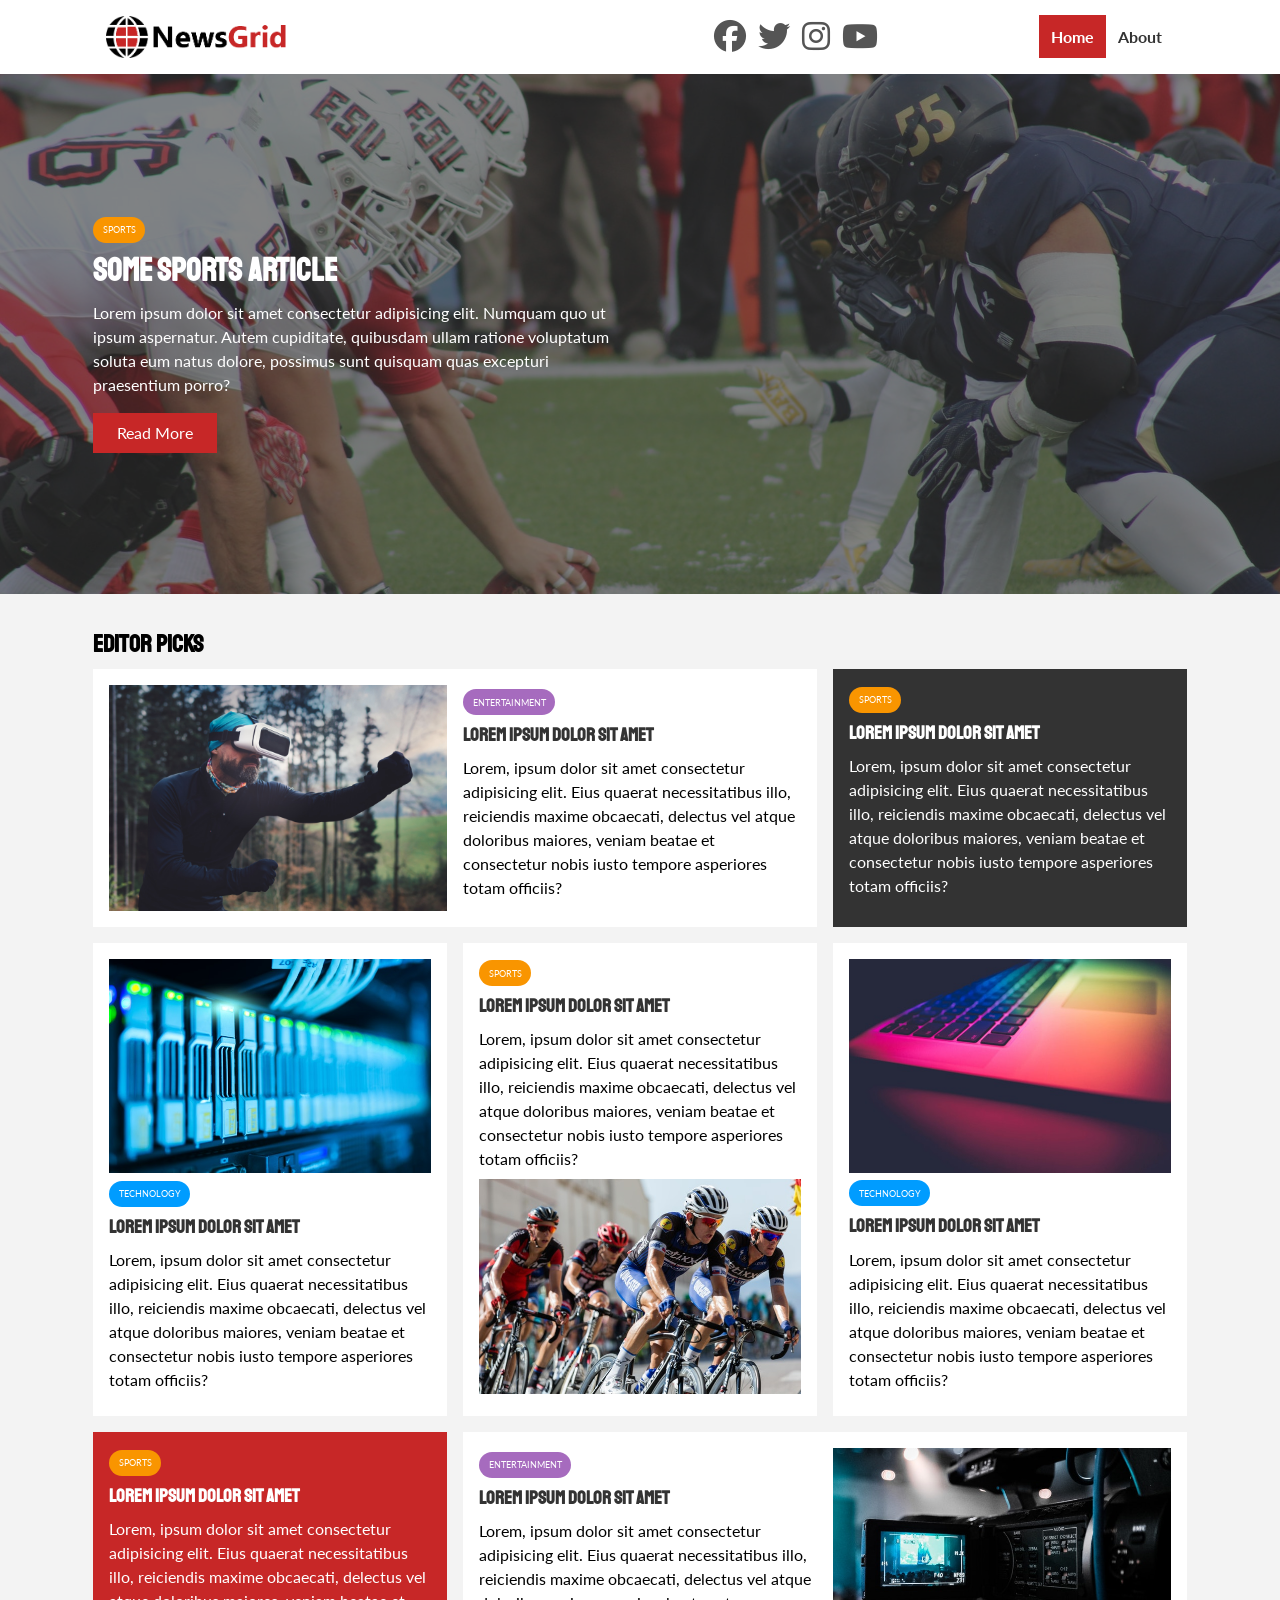
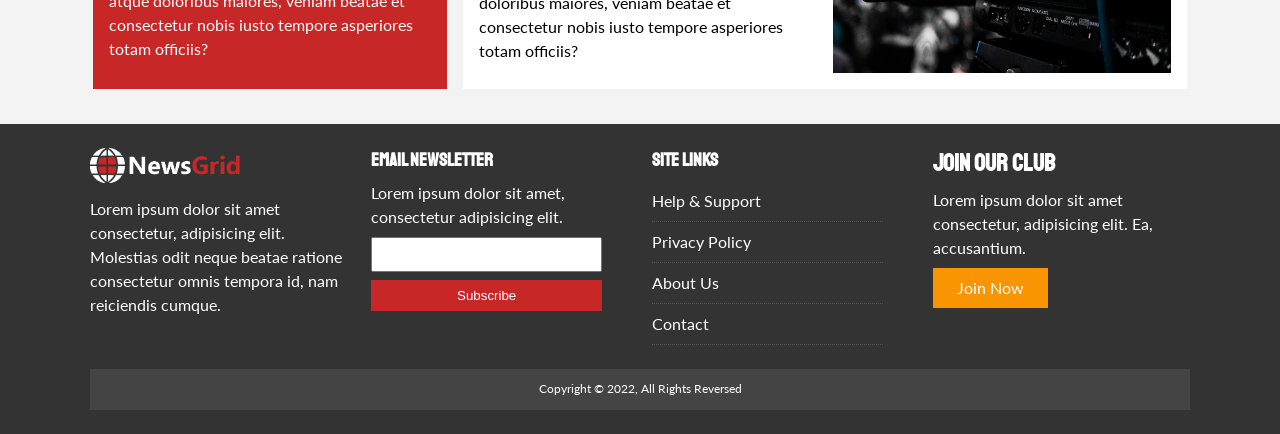
<file: index.html>
<!DOCTYPE html>
<html lang="en">
<head>
  <meta charset="UTF-8">
  <meta http-equiv="X-UA-Compatible" content="IE=edge">
  <meta name="viewport" content="width=device-width, initial-scale=1.0">
  <link rel="stylesheet" href="https://cdnjs.cloudflare.com/ajax/libs/font-awesome/6.1.1/css/all.min.css" integrity="sha512-KfkfwYDsLkIlwQp6LFnl8zNdLGxu9YAA1QvwINks4PhcElQSvqcyVLLD9aMhXd13uQjoXtEKNosOWaZqXgel0g==" crossorigin="anonymous" referrerpolicy="no-referrer" />
  <link href="https://fonts.googleapis.com/css2?family=Lato:wght@400;700&family=Staatliches&display=swap" rel="stylesheet">
  <link rel="stylesheet" href="css/style.css"> 
  <link rel="stylesheet" media="screen and (max-width: 768px)" href="css/mobile.css">
  <link rel="shortcut icon" type="image/x-icon" href="favicon.ico">

  <title>NewsGrid</title>
</head>
<body>
<!-- Nav: Main-Nav -->
  <nav id="main-nav">
    <div class="container">
      <img src="img/logo.png" alt="NewsGrid" class="logo">
      <div class="social">
        <a href="http://facebook.com" target="_blank"><i class="fab fa-facebook fa-2x"></i></a>
        <a href="http://twitter.com" target="_blank"><i class="fab fa-twitter fa-2x"></i></a>
        <a href="http://instagram.com" target="_blank"><i class="fab fa-instagram fa-2x"></i></a>
        <a href="http://youtube.com" target="_blank"><i class="fab fa-youtube fa-2x"></i></a>        
      </div>
        <ul>
          <li><a class="current" href="index.html">Home</a></li>
          <li><a href="about.html">About</a></li>
        </ul>    
    </div>
  </nav>

<!-- Header: Showcase -->
<header id="showcase">
  <div class="container">
    <div class="showcase-container">
      <div class="showcase-content">
        <div class="category category-sports">Sports</div>
        <h1>Some Sports Article</h1>
        <p>Lorem ipsum dolor sit amet consectetur adipisicing elit. Numquam quo ut ipsum aspernatur. Autem cupiditate, quibusdam ullam ratione voluptatum soluta eum natus dolore, possimus sunt quisquam quas excepturi praesentium porro?</p>
        <a href="article.html" class="btn btn-primary">Read More</a>
      </div>
    </div>
  </div>
</header>

<!-- Section: Home Articles -->
<section id="home-articles" class="py-2">
  <div class="container">
    <h2>Editor Picks</h2>
    <div class="articles-container">
      <article class="card">
        <img src="img/articles/ent1.jpg" alt="">
        <div>
          <div class="category category-ent">Entertainment</div>  
          <h3>
            <a href="article.html">Lorem ipsum dolor sit amet</a>
          </h3>  
          <p>Lorem, ipsum dolor sit amet consectetur adipisicing elit. Eius quaerat necessitatibus illo, reiciendis maxime obcaecati, delectus vel atque doloribus maiores, veniam beatae et consectetur nobis iusto tempore asperiores totam officiis?</p>
        </div>
      </article>
      <article class="card bg-dark">
          <div class="category category-sports">Sports</div>  
          <h3>
            <a href="article.html">Lorem ipsum dolor sit amet</a>
          </h3>  
          <p>Lorem, ipsum dolor sit amet consectetur adipisicing elit. Eius quaerat necessitatibus illo, reiciendis maxime obcaecati, delectus vel atque doloribus maiores, veniam beatae et consectetur nobis iusto tempore asperiores totam officiis?</p>
      </article>
      <article class="card">
        <img src="img/articles/tech1.jpg" alt="">
        <div class="category category-tech">Technology</div>  
        <h3>
          <a href="article.html">Lorem ipsum dolor sit amet</a>
        </h3>  
        <p>Lorem, ipsum dolor sit amet consectetur adipisicing elit. Eius quaerat necessitatibus illo, reiciendis maxime obcaecati, delectus vel atque doloribus maiores, veniam beatae et consectetur nobis iusto tempore asperiores totam officiis?</p>
      </article>
      <article class="card">
        <div class="category category-sports">Sports</div>  
        <h3>
          <a href="article.html">Lorem ipsum dolor sit amet</a>
        </h3>  
        <p>Lorem, ipsum dolor sit amet consectetur adipisicing elit. Eius quaerat necessitatibus illo, reiciendis maxime obcaecati, delectus vel atque doloribus maiores, veniam beatae et consectetur nobis iusto tempore asperiores totam officiis?</p>
        <img src="img/articles/sports1.jpg" alt="">
      </article>
      <article class="card">
        <img src="img/articles/tech2.jpg" alt="">
        <div class="category category-tech">Technology</div>  
        <h3>
          <a href="article.html">Lorem ipsum dolor sit amet</a>
        </h3>  
        <p>Lorem, ipsum dolor sit amet consectetur adipisicing elit. Eius quaerat necessitatibus illo, reiciendis maxime obcaecati, delectus vel atque doloribus maiores, veniam beatae et consectetur nobis iusto tempore asperiores totam officiis?</p>
      </article>
      <article class="card bg-primary">
        <div class="category category-sports">Sports</div>  
        <h3>
          <a href="article.html">Lorem ipsum dolor sit amet</a>
        </h3>  
        <p>Lorem, ipsum dolor sit amet consectetur adipisicing elit. Eius quaerat necessitatibus illo, reiciendis maxime obcaecati, delectus vel atque doloribus maiores, veniam beatae et consectetur nobis iusto tempore asperiores totam officiis?</p>
      </article>
      <article class="card">
        <div>
          <div class="category category-ent">Entertainment</div>  
          <h3>
            <a href="article.html">Lorem ipsum dolor sit amet</a>
          </h3>  
          <p>Lorem, ipsum dolor sit amet consectetur adipisicing elit. Eius quaerat necessitatibus illo, reiciendis maxime obcaecati, delectus vel atque doloribus maiores, veniam beatae et consectetur nobis iusto tempore asperiores totam officiis?</p>
        </div>
        <img src="img/articles/ent2.jpg" alt="">
      </article>
    </div>
  </div>
</section>

<!-- Footer -->
<footer id="main-footer">
 <div class="container footer-container">
    <div>
      <img src="img/logo_light.png" alt="News">
      <p>Lorem ipsum dolor sit amet consectetur, adipisicing elit. Molestias odit neque beatae ratione consectetur omnis tempora id, nam reiciendis cumque.</p>
    </div>
    <div>
      <h3>Email Newsletter</h3>
        <p>Lorem ipsum dolor sit amet, consectetur adipisicing elit.</p>
        <form name="contact" method="POST" data-netlify="true">
          <input type="email" name="email">
          <input type="submit" value="Subscribe" class="btn primary">
        </form>
      </div>
    <div>
      <h3>Site Links</h3>
      <ul class="list">
        <li><a href="#">Help & Support</a></li>
        <li><a href="#">Privacy Policy</a></li>
        <li><a href="#">About Us</a></li>
        <li><a href="#">Contact</a></li>
      </ul>
    </div>
    <div>
      <h2>Join Our Club</h2>
      <p>Lorem ipsum dolor sit amet consectetur, adipisicing elit. Ea, accusantium.</p>
      <a href="#" class="btn btn-secondary">Join Now</a>
    </div>
    <div>
      <p>
        Copyright &copy; 2022, All Rights Reversed
      </p>
    </div>
 </div>
</footer>
</body>
</html>
</file>
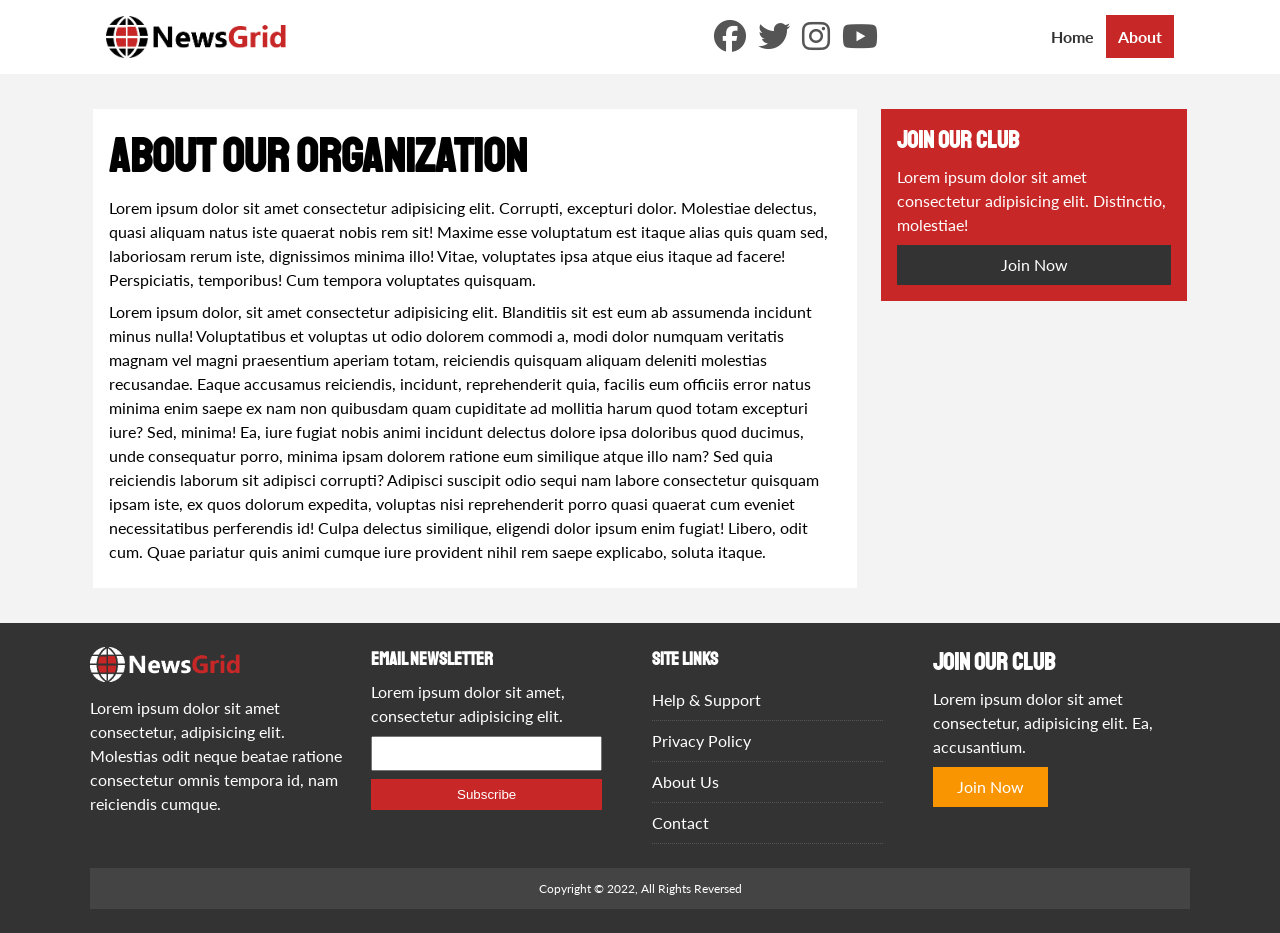
<file: about.html>
<!DOCTYPE html>
<html lang="en">
<head>
  <meta charset="UTF-8">
  <meta http-equiv="X-UA-Compatible" content="IE=edge">
  <meta name="viewport" content="width=device-width, initial-scale=1.0">
  <link rel="stylesheet" href="https://cdnjs.cloudflare.com/ajax/libs/font-awesome/6.1.1/css/all.min.css" integrity="sha512-KfkfwYDsLkIlwQp6LFnl8zNdLGxu9YAA1QvwINks4PhcElQSvqcyVLLD9aMhXd13uQjoXtEKNosOWaZqXgel0g==" crossorigin="anonymous" referrerpolicy="no-referrer" />
  <link href="https://fonts.googleapis.com/css2?family=Lato:wght@400;700&family=Staatliches&display=swap" rel="stylesheet">
  <link rel="stylesheet" href="css/style.css"> 
  <link rel="stylesheet" media="screen and (max-width: 768px)" href="css/mobile.css">
  <link rel="shortcut icon" type="image/x-icon" href="favicon.ico">

  <title>About Our Organization</title>
</head>
<body>
  <!-- Nav: Main-Nav -->
  <nav id="main-nav">
    <div class="container">
      <img src="img/logo.png" alt="NewsGrid" class="logo">
      <div class="social">
        <a href="http://facebook.com" target="_blank"><i class="fab fa-facebook fa-2x"></i></a>
        <a href="http://twitter.com" target="_blank"><i class="fab fa-twitter fa-2x"></i></a>
        <a href="http://instagram.com" target="_blank"><i class="fab fa-instagram fa-2x"></i></a>
        <a href="http://youtube.com" target="_blank"><i class="fab fa-youtube fa-2x"></i></a>        
      </div>
        <ul>
          <li><a href="index.html">Home</a></li>
          <li><a class="current" href="about.html">About</a></li>
        </ul>    
    </div>
  </nav>

  <!-- Section: About -->
  <section id="about">
    <div class="container">
      <div class="page-container">
        <article class="card">  
          <h1 class="l-heading">About Our Organization</h1>
          <p>Lorem ipsum dolor sit amet consectetur adipisicing elit. Corrupti, excepturi dolor. Molestiae delectus, quasi aliquam natus iste quaerat nobis rem sit! Maxime esse voluptatum est itaque alias quis quam sed, laboriosam rerum iste, dignissimos minima illo! Vitae, voluptates ipsa atque eius itaque ad facere! Perspiciatis, temporibus! Cum tempora voluptates quisquam.</p>

          <p>Lorem ipsum dolor, sit amet consectetur adipisicing elit. Blanditiis sit est eum ab assumenda incidunt minus nulla! Voluptatibus et voluptas ut odio dolorem commodi a, modi dolor numquam veritatis magnam vel magni praesentium aperiam totam, reiciendis quisquam aliquam deleniti molestias recusandae. Eaque accusamus reiciendis, incidunt, reprehenderit quia, facilis eum officiis error natus minima enim saepe ex nam non quibusdam quam cupiditate ad mollitia harum quod totam excepturi iure? Sed, minima! Ea, iure fugiat nobis animi incidunt delectus dolore ipsa doloribus quod ducimus, unde consequatur porro, minima ipsam dolorem ratione eum similique atque illo nam? Sed quia reiciendis laborum sit adipisci corrupti? Adipisci suscipit odio sequi nam labore consectetur quisquam ipsam iste, ex quos dolorum expedita, voluptas nisi reprehenderit porro quasi quaerat cum eveniet necessitatibus perferendis id! Culpa delectus similique, eligendi dolor ipsum enim fugiat! Libero, odit cum. Quae pariatur quis animi cumque iure provident nihil rem saepe explicabo, soluta itaque.</p>
        </article>

        <aside class="card bg-primary">
        <h2>Join Our Club</h2>
        <p>Lorem ipsum dolor sit amet consectetur adipisicing elit. Distinctio, molestiae!</p>
        <a href="#" class="btn bg-dark btn-block">Join Now</a>
         </aside>
      </div>
    </div>
  </section>

  <!-- Footer -->
<footer id="main-footer">
  <div class="container footer-container">
     <div>
       <img src="img/logo_light.png" alt="News">
       <p>Lorem ipsum dolor sit amet consectetur, adipisicing elit. Molestias odit neque beatae ratione consectetur omnis tempora id, nam reiciendis cumque.</p>
     </div>
     <div>
       <h3>Email Newsletter</h3>
         <p>Lorem ipsum dolor sit amet, consectetur adipisicing elit.</p>
         <form name="contact" method="POST" data-netlify="true">
          <input type="email" name="email">
          <input type="submit" value="Subscribe" class="btn primary">
        </form>
       </div>
     <div>
       <h3>Site Links</h3>
       <ul class="list">
         <li><a href="#">Help & Support</a></li>
         <li><a href="#">Privacy Policy</a></li>
         <li><a href="#">About Us</a></li>
         <li><a href="#">Contact</a></li>
       </ul>
     </div>
     <div>
       <h2>Join Our Club</h2>
       <p>Lorem ipsum dolor sit amet consectetur, adipisicing elit. Ea, accusantium.</p>
       <a href="#" class="btn btn-secondary">Join Now</a>
     </div>
     <div>
       <p>
         Copyright &copy; 2022, All Rights Reversed
       </p>
     </div>
  </div>
 </footer>
 </body>
 </html>
</file>
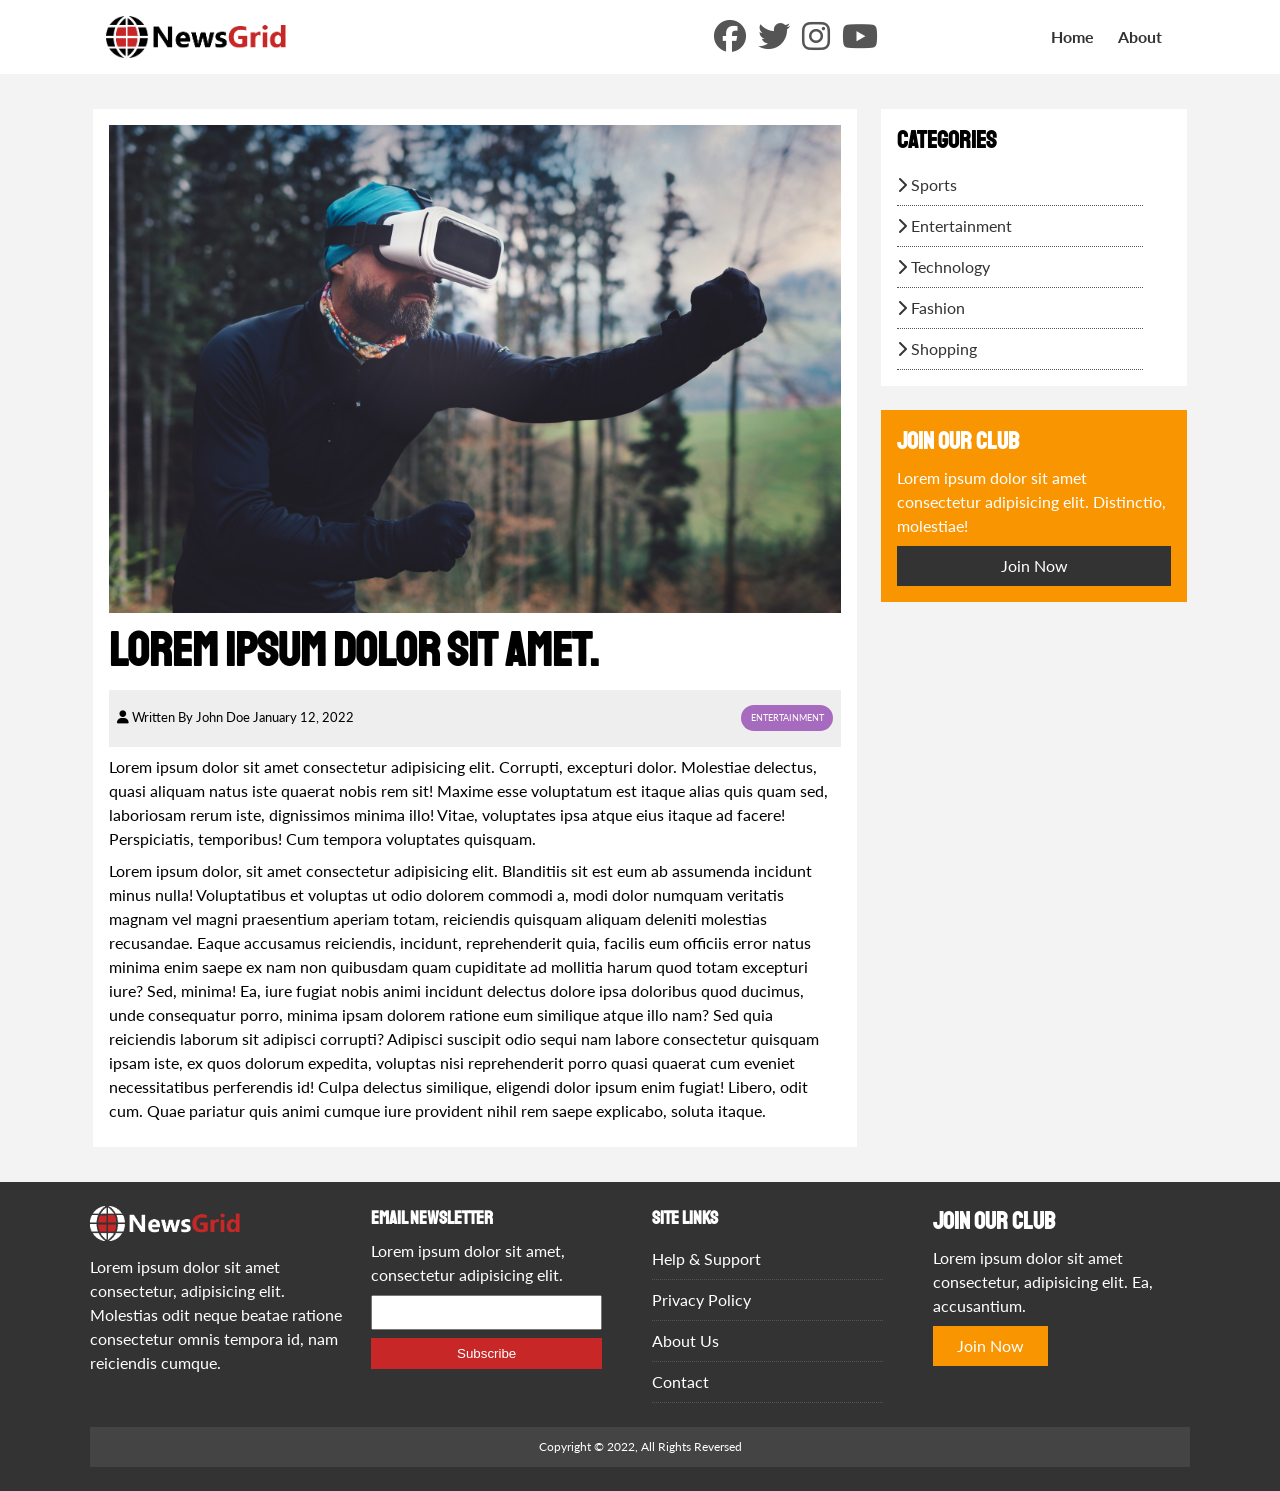
<file: article.html>
<!DOCTYPE html>
<html lang="en">
<head>
  <meta charset="UTF-8">
  <meta http-equiv="X-UA-Compatible" content="IE=edge">
  <meta name="viewport" content="width=device-width, initial-scale=1.0">
  <link rel="stylesheet" href="https://cdnjs.cloudflare.com/ajax/libs/font-awesome/6.1.1/css/all.min.css" integrity="sha512-KfkfwYDsLkIlwQp6LFnl8zNdLGxu9YAA1QvwINks4PhcElQSvqcyVLLD9aMhXd13uQjoXtEKNosOWaZqXgel0g==" crossorigin="anonymous" referrerpolicy="no-referrer" />
  <link href="https://fonts.googleapis.com/css2?family=Lato:wght@400;700&family=Staatliches&display=swap" rel="stylesheet">
  <link rel="stylesheet" href="css/style.css"> 
  <link rel="stylesheet" media="screen and (max-width: 768px)" href="css/mobile.css">
  <link rel="shortcut icon" type="image/x-icon" href="favicon.ico">

  <title>NewsGrid | Latest News</title>
</head>
<body>
  <!-- Nav: Main-Nav -->
  <nav id="main-nav">
    <div class="container">
      <img src="img/logo.png" alt="NewsGrid" class="logo">
      <div class="social">
        <a href="http://facebook.com" target="_blank"><i class="fab fa-facebook fa-2x"></i></a>
        <a href="http://twitter.com" target="_blank"><i class="fab fa-twitter fa-2x"></i></a>
        <a href="http://instagram.com" target="_blank"><i class="fab fa-instagram fa-2x"></i></a>
        <a href="http://youtube.com" target="_blank"><i class="fab fa-youtube fa-2x"></i></a>        
      </div>
        <ul>
          <li><a href="index.html">Home</a></li>
          <li><a href="about.html">About</a></li>
        </ul>    
    </div>
  </nav>

  <!-- Section: Article -->
  <section id="article">
    <div class="container">
      <div class="page-container">
        <article class="card">  
          <img src="img/articles/ent1.jpg" alt="">
          <h1 class="l-heading">Lorem ipsum dolor sit amet.</h1>
          <div class="meta">
            <small>
              <i class="fas fa-user"></i> Written By John Doe January 12, 2022
            </small>
            <div class="category category-ent">Entertainment</div>
          </div>
          <p>Lorem ipsum dolor sit amet consectetur adipisicing elit. Corrupti, excepturi dolor. Molestiae delectus, quasi aliquam natus iste quaerat nobis rem sit! Maxime esse voluptatum est itaque alias quis quam sed, laboriosam rerum iste, dignissimos minima illo! Vitae, voluptates ipsa atque eius itaque ad facere! Perspiciatis, temporibus! Cum tempora voluptates quisquam.</p>

          <p>Lorem ipsum dolor, sit amet consectetur adipisicing elit. Blanditiis sit est eum ab assumenda incidunt minus nulla! Voluptatibus et voluptas ut odio dolorem commodi a, modi dolor numquam veritatis magnam vel magni praesentium aperiam totam, reiciendis quisquam aliquam deleniti molestias recusandae. Eaque accusamus reiciendis, incidunt, reprehenderit quia, facilis eum officiis error natus minima enim saepe ex nam non quibusdam quam cupiditate ad mollitia harum quod totam excepturi iure? Sed, minima! Ea, iure fugiat nobis animi incidunt delectus dolore ipsa doloribus quod ducimus, unde consequatur porro, minima ipsam dolorem ratione eum similique atque illo nam? Sed quia reiciendis laborum sit adipisci corrupti? Adipisci suscipit odio sequi nam labore consectetur quisquam ipsam iste, ex quos dolorum expedita, voluptas nisi reprehenderit porro quasi quaerat cum eveniet necessitatibus perferendis id! Culpa delectus similique, eligendi dolor ipsum enim fugiat! Libero, odit cum. Quae pariatur quis animi cumque iure provident nihil rem saepe explicabo, soluta itaque.</p>
        </article>

        <aside id="categpries" class="card">
          <h2>Categories</h2>
          <ul class="list">
            <li><a href="#"><i class="fas fa-chevron-right"></i> Sports</a></li>
            <li><a href="#"><i class="fas fa-chevron-right"></i> Entertainment</a></li>
            <li><a href="#"><i class="fas fa-chevron-right"></i> Technology</a></li>
            <li><a href="#"><i class="fas fa-chevron-right"></i> Fashion</a></li>
            <li><a href="#"><i class="fas fa-chevron-right"></i> Shopping</a></li>
          </ul>
        </aside>
        
        <aside class="card bg-secondary">
        <h2>Join Our Club</h2>
        <p>Lorem ipsum dolor sit amet consectetur adipisicing elit. Distinctio, molestiae!</p>
        <a href="#" class="btn bg-dark btn-block">Join Now</a>
         </aside>
      </div>
    </div>
  </section>



  <!-- Footer -->
<footer id="main-footer">
  <div class="container footer-container">
     <div>
       <img src="img/logo_light.png" alt="News">
       <p>Lorem ipsum dolor sit amet consectetur, adipisicing elit. Molestias odit neque beatae ratione consectetur omnis tempora id, nam reiciendis cumque.</p>
     </div>
     <div>
       <h3>Email Newsletter</h3>
         <p>Lorem ipsum dolor sit amet, consectetur adipisicing elit.</p>
         <form name="contact" method="POST" data-netlify="true">
          <input type="email" name="email">
          <input type="submit" value="Subscribe" class="btn primary">
        </form>
       </div>
     <div>
       <h3>Site Links</h3>
       <ul class="list">
         <li><a href="#">Help & Support</a></li>
         <li><a href="#">Privacy Policy</a></li>
         <li><a href="#">About Us</a></li>
         <li><a href="#">Contact</a></li>
       </ul>
     </div>
     <div>
       <h2>Join Our Club</h2>
       <p>Lorem ipsum dolor sit amet consectetur, adipisicing elit. Ea, accusantium.</p>
       <a href="#" class="btn btn-secondary">Join Now</a>
     </div>
     <div>
       <p>
         Copyright &copy; 2022, All Rights Reversed
       </p>
     </div>
  </div>
 </footer>
 </body>
 </html>
</file>
<file: css/style.css>
:root {
  --primary-color: #c72727;
  --secondary-color: #f99500;
  --light-color: #f3f3f3;
  --dark-color: #333;
  --max-width: 1100px;
}

.category {
  --sports-color: #f99500;
  --ent-color: #a66bbe;
  --tech-color: #009cff;
}

* {
  box-sizing: border-box;
  padding: 0;
  margin: 0;
}

body {
  font-family: 'Lato', sans-serif;
  line-height: 1.5;
  background: var(--light-color);
}

a {
  color: #333;
  text-decoration: none;
}

ul {
  list-style: none;
}

p {
  margin: 0.5rem 0;
}

img {
  width: 100%;
}

h1, h2, h3, h4, h5, h6 {
  font-family: 'Staatliches', cursive;
  margin-bottom: .55rem;
  line-height: 1.3;
}

/* Utility */
.container {
  max-width: var(--max-width);
  margin: auto;
  padding: 0.2rem;
  overflow: hidden;
}

.category {
  display: inline-block;
  color: #fff;
  font-size: 0.55rem;
  text-transform: uppercase;
  padding: 0.4rem 0.6rem;
  border-radius: 15px;
  margin-bottom: 0.5rem;
}

.category-sports { background: var(--sports-color) }
.category-ent { background: var(--ent-color) }
.category-tech { background: var(--tech-color) }

.btn {
  display: inline-block;
  border: none;
  background: var(--primary-color);
  color: #fff;
  padding: 0.5rem 1.5rem;
}

.btn-light { background: var(--lighy-color) }
.btn-primary { background: var(--primary-color) }
.btn-secondary { background: var(--secondary-color) }

.btn-block {
  display: block;
  width: 100%;
  text-align: center;
}

.btn:hover {
  opacity: 0.9;
}

.card {
  background: #fff;
  padding: 1rem;
}

.bg-primary { 
  background: var(--primary-color);
  color: #fff;
}

.bg-secondary { 
  background: var(--secondary-color);
  color: #fff;
}

.bg-dark { 
  background: var(--dark-color);
  color: #fff;
}

.bg-dark h1, 
.bg-dark h2, 
.bg-dark h3,
.bg-dark a,
.bg-primary h1, 
.bg-primary h2, 
.bg-primary h3,
.bg-primary a,
.bg-secondary h1, 
.bg-secondary h2, 
.bg-secondary h3,
.bg-secondary a {
  color: #fff;
}

.py-1 { padding: 1.5rem 0 }
.py-2 { padding: 2rem 0 }
.py-3 { padding: 3rem 0 }
.p-1 { padding: 1.5rem }
.p-2 { padding: 2rem }
.p-3 { padding: 3rem 0 }

.l-heading {
  font-size: 3rem;
}

.list li {
  padding: 0.5rem 0;
  border-bottom: 1px dotted #555;
  width: 90%;
}

small {
  text-align: center;
}

.list li a:hover {
  color: var(--primary-color) !important;
}

/* Inner page grid container */
.page-container {
  display: grid;
  grid-template-columns: 5fr 2fr;
  margin: 2rem 0;
  grid-gap: 1.5rem;
}

.page-container > *:first-child {
  grid-row: 1 / span 3;
}

  /* Navigation*/
#main-nav {
  background: #fff;
  position: sticky;
  z-index: 2;
  top: 0;
}

#main-nav .container {
  display: grid;
  grid-template-columns: 5fr 3fr 2fr;
  padding: 1rem;
  align-items: center;
}

#main-nav .logo {
  width: 180px;
}

#main-nav ul {
  justify-self: end;
  display: flex;
  align-items: center;
}

#main-nav ul li a {
  padding: 0.75rem;
  font-weight: bold;
}

#main-nav ul li a.current {
  background: var(--primary-color);
  color: #fff;
}

#main-nav ul li a:hover {
  background: var(--light-color);
  color: var(--dark-color);
}

#main-nav .social {
  justify-self: center;
}

#main-nav .social i {
  color: #555;
  margin-right: 0.5rem;
}

/* Showcase */
#showcase {
  color: #fff; 
  background: #333;
  padding: 2rem;
  position: relative;
}

#showcase:before {
  content: '';
  background: url('../img/featured.jpg') no-repeat center center/cover;
  position: absolute;
  top: 0;
  left: 0;
  width: 100%;
  height: 100%;
  opacity: 0.4;
}

#showcase .showcase-container {
  display: grid;
  grid-template-columns: repeat(2, 1fr);
  justify-content: center;
  align-items: center;
  height: 50vh;  
}

#showcase .showcase-content {
  z-index: 1;
}

#showcase .showcase-content p {
  margin-bottom: 1rem;
}

/* Home Articles */
#home-articles .articles-container{
  display: grid;
  grid-template-columns: repeat(3, 1fr);
  grid-gap: 1rem;
}

#home-articles .articles-container .card:first-child,
#home-articles .articles-container .card:last-child  {
  display: grid;
  grid-template-columns: repeat(2, 1fr);
  grid-gap: 1rem;
  grid-column: 1 / span 2;
  align-items: center;
}

#home-articles .articles-container .card:last-child {
  grid-column: 2 / span 2;
}

#article .meta {
  display: flex;
  justify-content: space-between;
  align-items: center;
  background: #eee;
  padding: 0.5rem;
}

#article .meta .category {
  margin-top: 0.4rem;
}

/* Footer */
#main-footer {
  background: var(--dark-color);
  color: #fff;
}

#main-footer img {
  width: 150px;
}

#main-footer a {
  color: #fff;
}

#main-footer .footer-container {
  display: grid;
  grid-template-columns: repeat(4, 1fr);
  grid-gap: 1.5rem;
  padding: 1.5rem 0;
}

#main-footer .footer-container > *:last-child {
  background: #444;
  grid-column: 1 / span 4;
  text-align: center;
  padding: 0.2rem;
  font-size: 0.75rem;
}

#main-footer .footer-container input[type='email'] {
  width: 90%;
  padding: 0.5rem;
  margin-bottom: 0.5rem;
}

#main-footer .footer-container input[type='submit'] {
  width: 90%;
}
</file>
<file: css/mobile.css>
@media (max-width: 768px) { /* tablet */
    #main-nav .social {
      display: none;
    }

    #main-nav .container {
      grid-template-columns: 1fr;
      grid-gap: 1.2rem;
    }

    #main-nav ul, 
    #main-nav .logo {
      justify-self: center;
    }

    #main-nav ul li a {
      padding: 0.5rem;
    }

    #home-articles .articles-container .card:first-child {
      display: block;
    }

    #home-articles {
      padding: 0.5rem;
    }

    #home-articles .articles-container { 
      grid-template-columns: repeat(2, 1fr);
    }
    
    #home-articles .articles-container .card:first-child,
    #home-articles .articles-container .card:last-child  {
  grid-template-columns: 1fr;
  grid-column: 1;
  }

  #main-footer .footer-container {
    padding: 0 1rem;
  } 
}

@media (max-width: 600px) { /* Smartphone */ 
  /* Stack Grid Items */
  #showcase .showcase-container, 
  #home-articles .articles-container,
  #main-footer .footer-container {
    grid-template-columns: 1fr;
  }

  #main-footer .footer-container > *:last-child {
    grid-column: 1;
  }

  #main-footer .footer-container > *:first-child,
  #main-footer .footer-container > *:nth-child(2) {
    border-bottom: #444 dotted 1px;
    padding: 2rem 1rem;
  } 

  #main-footer .footer-container input[type='email'] {
    width: 100%;
  }
  
  #main-footer .footer-container input[type='submit'] {
    width: 100%;
  }

  .list li {
    width: 100%;
  }

  .page-container {
    grid-template-columns: 1fr;
    text-align: center;
  }

  .page-container > *:first-child {
    grid-row: 1;
  }

  .l-heading {
    font-size: 2rem;
  }
}
</file>
